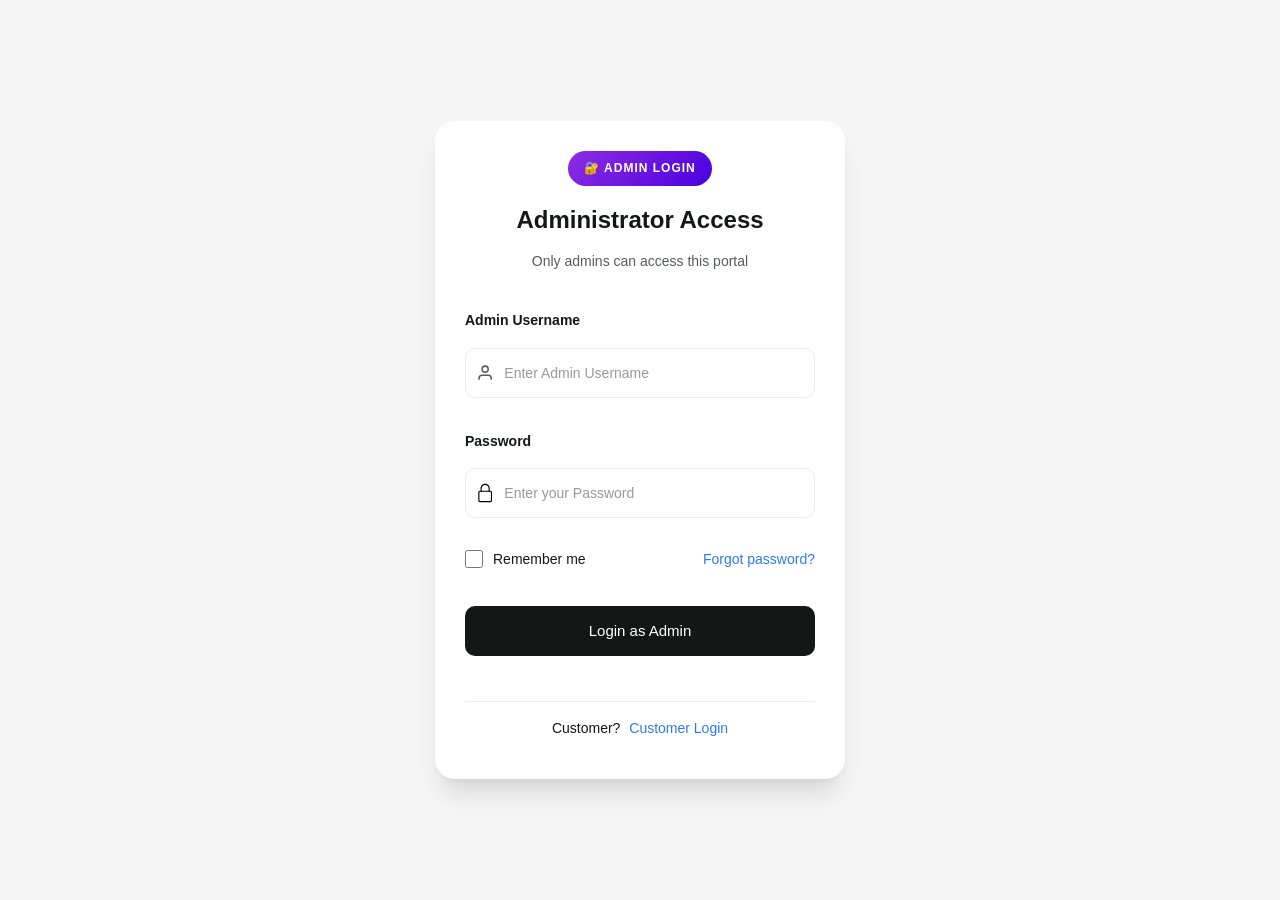
<file: src/main/resources/static/add-product.html>
<!DOCTYPE html>
<html>
<head>
    <meta charset="UTF-8">
    <meta name="viewport" content="width=device-width, initial-scale=1.0">
    <title>Add Product</title>
    <link href="https://cdn.jsdelivr.net/npm/bootstrap@5.3.0/dist/css/bootstrap.min.css" rel="stylesheet">
    <link rel="stylesheet" href="theme.css">
</head>
<body>

<nav class="navbar navbar-light">
    <div class="container d-flex justify-content-between align-items-center py-3">
        <div class="brand-text">Add Product</div>
        <button onclick="goBack()" class="btn btn-secondary btn-sm">Back</button>
    </div>
</nav>

<div class="page-container">
    <div class="form card">
        <h2>Add New Product</h2>
        <p class="form-description">Enter the details below to add a product to the catalog.</p>

        <label class="form-label" for="name">Product Name</label>
        <input id="name" class="form-control" placeholder="Enter product name">

        <label class="form-label mt-3" for="description">Description</label>
        <textarea id="description" class="form-control" rows="3" placeholder="Enter product description"></textarea>

        <label class="form-label mt-3" for="price">Price (₹)</label>
        <input id="price" type="number" class="form-control" placeholder="Enter price" step="0.01">

        <label class="form-label mt-3" for="stock">Stock Quantity</label>
        <input id="stock" type="number" class="form-control" placeholder="Enter stock quantity">

        <label class="form-label mt-3" for="category">Category</label>
        <select id="category" class="form-control">
            <option value="Electronics">Electronics</option>
            <option value="Fashion">Fashion</option>
            <option value="Home">Home</option>
            <option value="Beauty">Beauty</option>
        </select>

        <button onclick="addProduct()" class="btn btn-custom w-100 mt-4">Add Product</button>
    </div>
</div>

<script>
    const userType = localStorage.getItem("userType");
    if (userType !== "ADMIN") {
        alert("Please login as admin to add products.");
        window.location.href = "admin-login.html";
    }

    function addProduct() {
        const product = {
            name: document.getElementById("name").value.trim(),
            description: document.getElementById("description").value.trim(),
            price: parseFloat(document.getElementById("price").value),
            stockQuantity: parseInt(document.getElementById("stock").value, 10),
            category: document.getElementById("category").value
        };

        if (!product.name || !product.price || isNaN(product.price) || isNaN(product.stockQuantity)) {
            alert("Please complete all required fields with valid information.");
            return;
        }

        fetch("/api/products", {
            method: "POST",
            headers: { "Content-Type": "application/json" },
            body: JSON.stringify([product])
        })
            .then(res => res.json())
            .then(() => {
                alert("Product added successfully!");
                window.location.href = "admin-dashboard.html";
            })
            .catch(err => {
                console.error(err);
                alert("Error adding product. Please try again.");
            });
    }

    function goBack() {
        window.location.href = "admin-dashboard.html";
    }
</script>

</body>
</html>
</file>
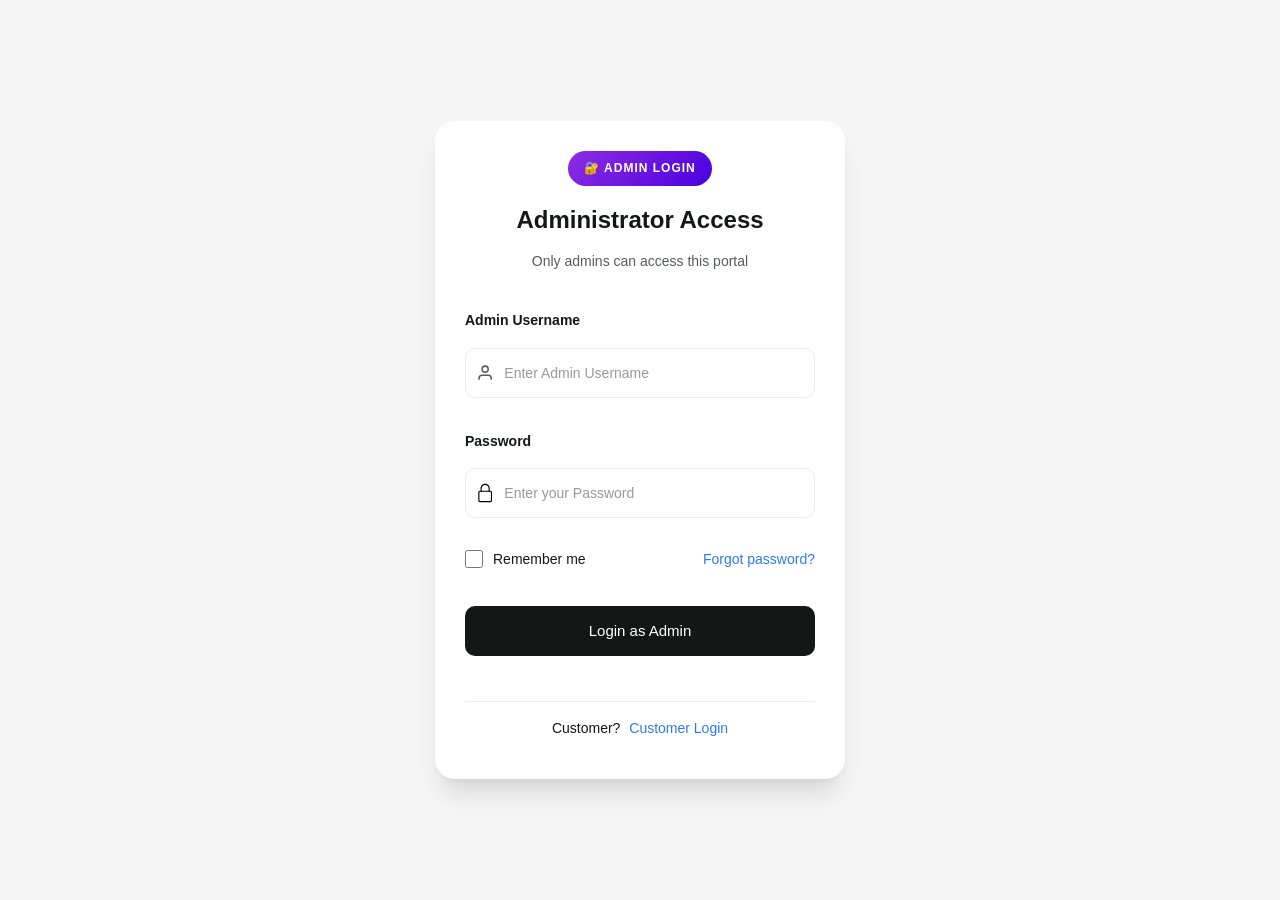
<file: src/main/resources/static/admin-login.html>
<!DOCTYPE html>
<html lang="en">
<head>
    <meta charset="UTF-8">
    <meta name="viewport" content="width=device-width, initial-scale=1.0">
    <title>Admin Login</title>
    <link rel="stylesheet" href="theme.css">
    <style>
        body {
            display: flex;
            justify-content: center;
            align-items: center;
            min-height: 100vh;
            background-color: #f5f5f5;
            margin: 0;
        }

        .form-wrapper {
            width: 100%;
            max-width: 450px;
            padding: 20px;
        }

        .admin-badge {
            display: inline-block;
            background: linear-gradient(135deg, #8e2de2, #4a00e0);
            color: white;
            padding: 8px 16px;
            border-radius: 20px;
            font-size: 12px;
            font-weight: 600;
            letter-spacing: 1px;
            margin-bottom: 15px;
        }
    </style>
</head>
<body>

<div class="form-wrapper">
    <form class="form" id="adminForm">
        <div style="text-align: center;">
            <div class="admin-badge">🔐 ADMIN LOGIN</div>
            <h2 style="margin: 0 0 10px 0; color: #151717;">Administrator Access</h2>
            <p style="color: #595b5f; margin: 0 0 20px 0; font-size: 14px;">Only admins can access this portal</p>
        </div>

        <div class="flex-column">
            <label>Admin Username</label>
        </div>
        <div class="inputForm">
            <svg xmlns="http://www.w3.org/2000/svg" width="20" viewBox="0 0 24 24" height="20" fill="none" stroke="currentColor" stroke-width="2">
                <path d="M20 21v-2a4 4 0 0 0-4-4H8a4 4 0 0 0-4 4v2"></path>
                <circle cx="12" cy="7" r="4"></circle>
            </svg>
            <input placeholder="Enter Admin Username" class="input" type="text" id="username" autocomplete="off">
        </div>

        <div class="flex-column" style="margin-top: 15px;">
            <label>Password</label>
        </div>
        <div class="inputForm">
            <svg xmlns="http://www.w3.org/2000/svg" width="20" viewBox="-64 0 512 512" height="20">
                <path d="m336 512h-288c-26.453125 0-48-21.523438-48-48v-224c0-26.476562 21.546875-48 48-48h288c26.453125 0 48 21.523438 48 48v224c0 26.476562-21.546875 48-48 48zm-288-288c-8.8125 0-16 7.167969-16 16v224c0 8.832031 7.1875 16 16 16h288c8.8125 0 16-7.167969 16-16v-224c0-8.832031-7.1875-16-16-16zm0 0"></path>
                <path d="m304 224c-8.832031 0-16-7.167969-16-16v-80c0-52.929688-43.070312-96-96-96s-96 43.070312-96 96v80c0 8.832031-7.167969 16-16 16s-16-7.167969-16-16v-80c0-70.59375 57.40625-128 128-128s128 57.40625 128 128v80c0 8.832031-7.167969 16-16 16zm0 0"></path>
            </svg>
            <input placeholder="Enter your Password" class="input" type="password" id="password" autocomplete="off">
        </div>

        <div class="flex-row" style="margin-top: 15px;">
            <div class="checkbox-wrapper">
                <input type="checkbox" id="rememberMe">
                <label for="rememberMe">Remember me</label>
            </div>
            <span class="span" onclick="alert('Password recovery coming soon');">Forgot password?</span>
        </div>

        <button type="button" onclick="adminLogin()" class="button-submit">Login as Admin</button>

        <div id="errorMsg" style="color: #ee0d0d; text-align: center; margin-top: 10px; font-weight: 600; display: none;"></div>

        <p class="p" style="margin-top: 20px; border-top: 1px solid #ecedec; padding-top: 15px;">
            Customer? <span class="span" onclick="window.location.href='login.html';">Customer Login</span>
        </p>
    </form>
</div>

<script>
    function adminLogin() {
        let username = document.getElementById("username").value.trim();
        let password = document.getElementById("password").value.trim();
        let errorMsg = document.getElementById("errorMsg");

        if (!username || !password) {
            errorMsg.textContent = "Please enter username and password";
            errorMsg.style.display = "block";
            return;
        }

        errorMsg.style.display = "none";
        document.querySelector(".button-submit").disabled = true;
        document.querySelector(".button-submit").textContent = "Verifying...";

        fetch(`/api/users/login?username=${encodeURIComponent(username)}&password=${encodeURIComponent(password)}`, {
            method: "POST"
        })
        .then(res => res.json())
        .then(response => {
            const user = response.data || response;
            if (user && user.userId) {
                // Validate role is ADMIN
                if (user.role !== "ADMIN") {
                    errorMsg.textContent = "⛔ Access Denied! Only ADMINS can login here";
                    errorMsg.style.display = "block";
                    document.querySelector(".button-submit").disabled = false;
                    document.querySelector(".button-submit").textContent = "Login as Admin";
                    return;
                }

                // Store admin data
                localStorage.setItem("userId", user.userId);
                localStorage.setItem("username", user.username);
                localStorage.setItem("role", user.role);
                localStorage.setItem("email", user.email);
                localStorage.setItem("userType", "ADMIN");

                // Redirect to admin dashboard
                window.location.href = "admin-dashboard.html";
            } else {
                errorMsg.textContent = response.message || "Invalid username or password";
                errorMsg.style.display = "block";
                document.querySelector(".button-submit").disabled = false;
                document.querySelector(".button-submit").textContent = "Login as Admin";
            }
        })
        .catch(error => {
            console.error("Admin login error:", error);
            errorMsg.textContent = "Login failed. Please try again.";
            errorMsg.style.display = "block";
            document.querySelector(".button-submit").disabled = false;
            document.querySelector(".button-submit").textContent = "Login as Admin";
        });
    }

    // Allow Enter key to submit
    document.getElementById("password").addEventListener("keypress", function(e) {
        if (e.key === "Enter") {
            adminLogin();
        }
    });
</script>

</body>
</html>
</file>
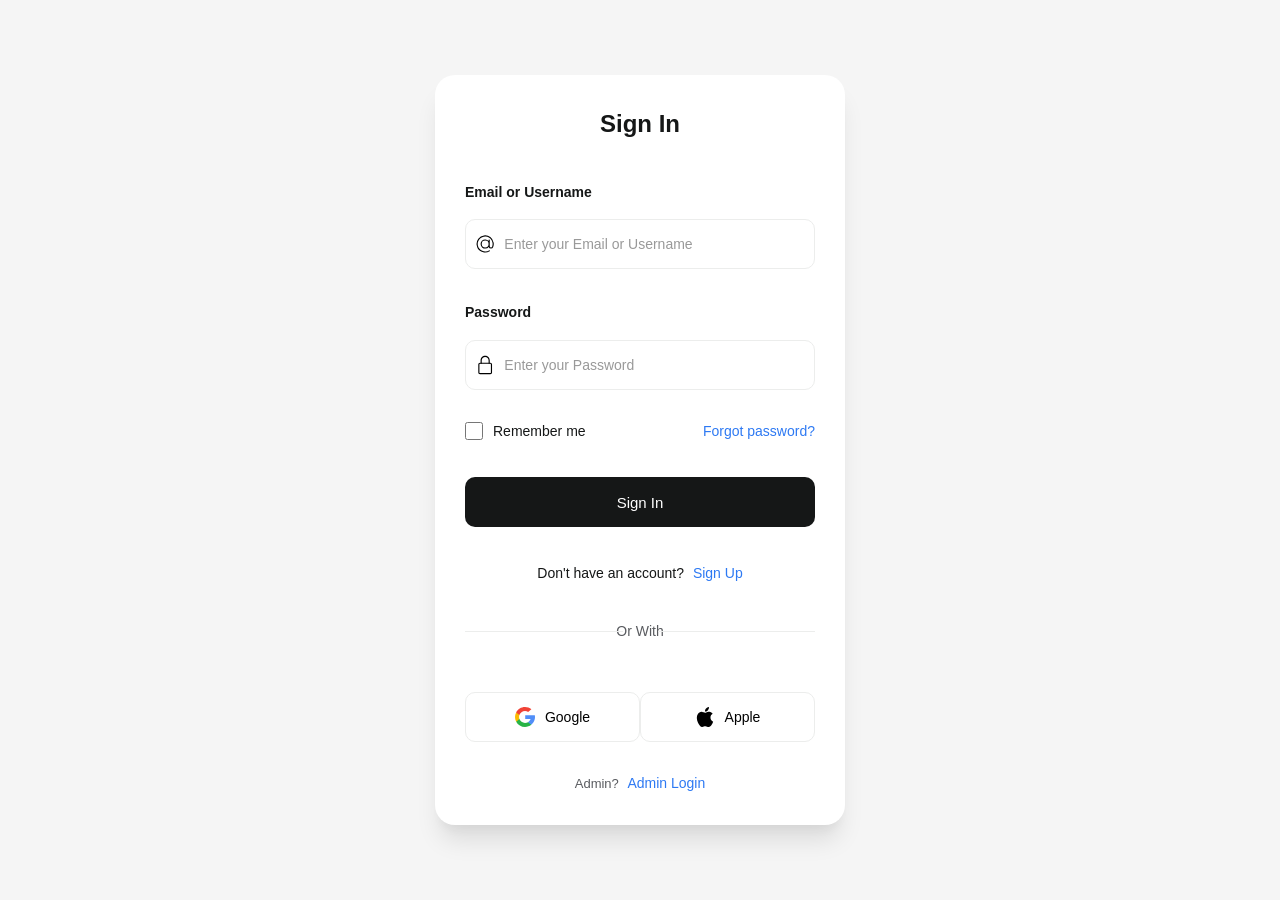
<file: src/main/resources/static/cart.html>
<!DOCTYPE html>
<html>
<head>
    <title>Shopping Cart</title>
    <meta charset="UTF-8">
    <meta name="viewport" content="width=device-width, initial-scale=1.0">
    <link href="https://cdn.jsdelivr.net/npm/bootstrap@5.3.0/dist/css/bootstrap.min.css" rel="stylesheet">
    <link rel="stylesheet" href="theme.css">
</head>
<body>

<nav class="navbar navbar-dark">
    <div class="container d-flex justify-content-between align-items-center py-3">
        <div class="brand-text">Your Cart</div>
        <button onclick="goHome()" class="btn btn-secondary btn-sm">Home</button>
    </div>
</nav>

<div class="page-container">
    <div class="form card">
        <h2>Items in Cart</h2>
        <p class="form-description">Review the items you selected and move to checkout when ready.</p>

        <div id="cartList"></div>

        <div class="info-card">
            <div class="summary-line"><span>Total Items</span><strong><span id="totalItems">0</span></strong></div>
            <div class="summary-line"><span>Total Amount</span><strong>₹<span id="totalAmount">0</span></strong></div>
        </div>

        <button onclick="goPayment()" class="btn btn-custom checkout-button">Checkout Now</button>
    </div>
</div>

<script>
    const userId = localStorage.getItem("userId");

    function loadCart() {
        if (!userId) {
            alert("Please login to view your cart.");
            window.location.href = "login.html";
            return;
        }

        fetch(`/api/cart/${userId}`)
            .then(res => res.json())
            .then(data => {
                const container = document.getElementById("cartList");
                container.innerHTML = "";

                let totalItems = 0;
                let totalAmount = 0;

                if (data.length === 0) {
                    container.innerHTML = '<div class="no-data"><h5>No items in cart yet.</h5><p>Browse products and add them to your cart.</p></div>';
                }

                data.forEach(c => {
                    const itemTotal = c.price * c.quantity;
                    totalItems += c.quantity;
                    totalAmount += itemTotal;

                    const div = document.createElement("div");
                    div.className = "card product-card mb-3";
                    div.innerHTML = `
                        <div class="d-flex justify-content-between align-items-center">
                            <div>
                                <h5>${c.productName}</h5>
                                <p class="text-muted mb-1">Price: ₹${c.price} × ${c.quantity}</p>
                                <p class="text-muted mb-0">Total: ₹${itemTotal.toFixed(2)}</p>
                            </div>
                            <button onclick="removeItem(${c.cartId})" class="btn btn-delete">Remove</button>
                        </div>
                    `;
                    container.appendChild(div);
                });

                document.getElementById("totalItems").innerText = totalItems;
                document.getElementById("totalAmount").innerText = totalAmount.toFixed(2);
            })
            .catch(err => {
                console.error("Error loading cart:", err);
                alert("Unable to load cart items.");
            });
    }

    function removeItem(cartId) {
        fetch(`/api/cart/${cartId}`, {
            method: "DELETE"
        })
            .then(() => loadCart())
            .catch(err => {
                console.error("Cart remove error:", err);
                alert("Failed to remove item.");
            });
    }

    function goPayment() {
        const totalAmount = parseFloat(document.getElementById("totalAmount").innerText || 0);
        if (totalAmount <= 0) {
            alert("Your cart is empty. Add products before checkout.");
            return;
        }
        window.location.href = "payment.html";
    }

    function goHome() {
        window.location.href = "index.html";
    }

    loadCart();
</script>

</body>
</html>
</file>
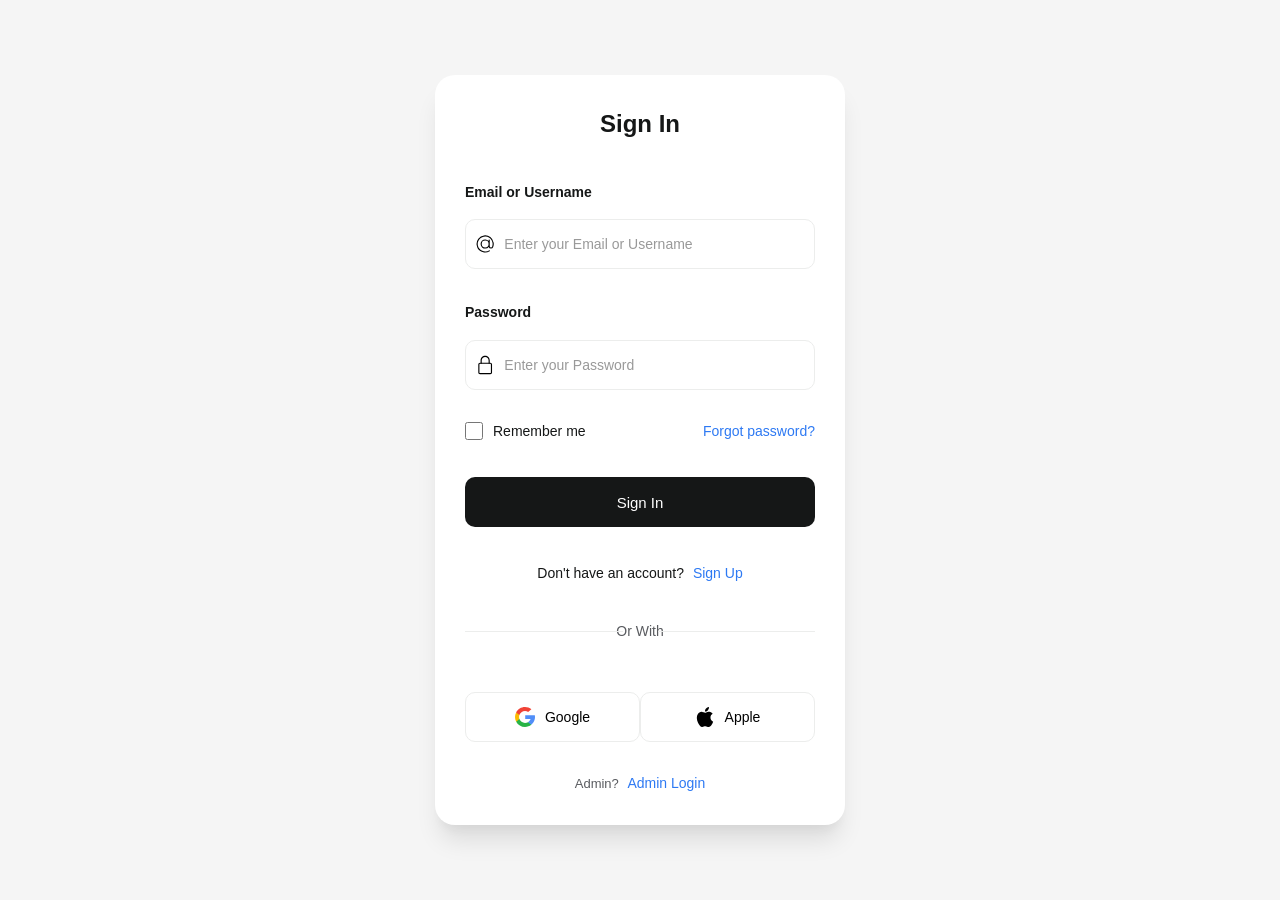
<file: src/main/resources/static/login.html>
<!DOCTYPE html>
<html lang="en">
<head>
    <meta charset="UTF-8">
    <meta name="viewport" content="width=device-width, initial-scale=1.0">
    <title>Login</title>
    <link rel="stylesheet" href="theme.css">
    <style>
        body {
            display: flex;
            justify-content: center;
            align-items: center;
            min-height: 100vh;
            background-color: #f5f5f5;
            margin: 0;
        }

        .form-wrapper {
            width: min(450px, 100%);
            max-width: 450px;
            padding: 20px;
            margin: 0 auto;
            box-sizing: border-box;
        }
    </style>
</head>
<body>

<div class="form-wrapper">
    <form class="form" id="loginForm">
        <h2 style="text-align: center; margin-bottom: 20px; color: #151717;">Sign In</h2>

        <div class="flex-column">
            <label>Email or Username</label>
        </div>
        <div class="inputForm">
            <svg xmlns="http://www.w3.org/2000/svg" width="20" viewBox="0 0 32 32" height="20">
                <g data-name="Layer 3" id="Layer_3">
                    <path d="m30.853 13.87a15 15 0 0 0 -29.729 4.082 15.1 15.1 0 0 0 12.876 12.918 15.6 15.6 0 0 0 2.016.13 14.85 14.85 0 0 0 7.715-2.145 1 1 0 1 0 -1.031-1.711 13.007 13.007 0 1 1 5.458-6.529 2.149 2.149 0 0 1 -4.158-.759v-10.856a1 1 0 0 0 -2 0v1.726a8 8 0 1 0 .2 10.325 4.135 4.135 0 0 0 7.83.274 15.2 15.2 0 0 0 .823-7.455zm-14.853 8.13a6 6 0 1 1 6-6 6.006 6.006 0 0 1 -6 6z"></path>
                </g>
            </svg>
            <input placeholder="Enter your Email or Username" class="input" type="text" id="username">
        </div>

        <div class="flex-column" style="margin-top: 15px;">
            <label>Password</label>
        </div>
        <div class="inputForm">
            <svg xmlns="http://www.w3.org/2000/svg" width="20" viewBox="-64 0 512 512" height="20">
                <path d="m336 512h-288c-26.453125 0-48-21.523438-48-48v-224c0-26.476562 21.546875-48 48-48h288c26.453125 0 48 21.523438 48 48v224c0 26.476562-21.546875 48-48 48zm-288-288c-8.8125 0-16 7.167969-16 16v224c0 8.832031 7.1875 16 16 16h288c8.8125 0 16-7.167969 16-16v-224c0-8.832031-7.1875-16-16-16zm0 0"></path>
                <path d="m304 224c-8.832031 0-16-7.167969-16-16v-80c0-52.929688-43.070312-96-96-96s-96 43.070312-96 96v80c0 8.832031-7.167969 16-16 16s-16-7.167969-16-16v-80c0-70.59375 57.40625-128 128-128s128 57.40625 128 128v80c0 8.832031-7.167969 16-16 16zm0 0"></path>
            </svg>
            <input placeholder="Enter your Password" class="input" type="password" id="password">
        </div>

        <div class="flex-row" style="margin-top: 15px;">
            <div class="checkbox-wrapper">
                <input type="checkbox" id="rememberMe">
                <label for="rememberMe">Remember me</label>
            </div>
            <span class="span" onclick="alert('Password recovery coming soon');">Forgot password?</span>
        </div>

        <button type="button" onclick="login()" class="button-submit">Sign In</button>

        <div id="errorMsg" style="color: #ee0d0d; text-align: center; margin-top: 10px; font-weight: 600; display: none;"></div>

        <p class="p">Don't have an account? <span class="span" onclick="window.location.href='register.html';">Sign Up</span></p>

        <p class="p line">Or With</p>

        <div class="flex-row" style="gap: 0; margin-top: 10px;">
            <button type="button" class="btn google" onclick="alert('Google login coming soon');">
                <svg xml:space="preserve" style="enable-background:new 0 0 512 512;" viewBox="0 0 512 512" y="0px" x="0px" xmlns:xlink="http://www.w3.org/1999/xlink" xmlns="http://www.w3.org/2000/svg" id="Layer_1" width="20" version="1.1">
                    <path d="M113.47,309.408L95.648,375.94l-65.139,1.378C11.042,341.211,0,299.9,0,256 c0-42.451,10.324-82.483,28.624-117.732h0.014l57.992,10.632l25.404,57.644c-5.317,15.501-8.215,32.141-8.215,49.456 C103.821,274.792,107.225,292.797,113.47,309.408z" style="fill:#FBBB00;"></path>
                    <path d="M507.527,208.176C510.467,223.662,512,239.655,512,256c0,18.328-1.927,36.206-5.598,53.451 c-12.462,58.683-45.025,109.925-90.134,146.187l-0.014-0.014l-73.044-3.727l-10.338-64.535 c29.932-17.554,53.324-45.025,65.646-77.911h-136.89V208.176h138.887L507.527,208.176L507.527,208.176z" style="fill:#518EF8;"></path>
                    <path d="M416.253,455.624l0.014,0.014C372.396,490.901,316.666,512,256,512 c-97.491,0-182.252-54.491-225.491-134.681l82.961-67.91c21.619,57.698,77.278,98.771,142.53,98.771 c28.047,0,54.323-7.582,76.87-20.818L416.253,455.624z" style="fill:#28B446;"></path>
                    <path d="M419.404,58.936l-82.933,67.896c-23.335-14.586-50.919-23.012-80.471-23.012 c-66.729,0-123.429,42.957-143.965,102.724l-83.397-68.276h-0.014C71.23,56.123,157.06,0,256,0 C318.115,0,375.068,22.126,419.404,58.936z" style="fill:#F14336;"></path>
                </svg>
                Google
            </button>
            <button type="button" class="btn apple" onclick="alert('Apple login coming soon');">
                <svg xml:space="preserve" style="enable-background:new 0 0 22.773 22.773;" viewBox="0 0 22.773 22.773" y="0px" x="0px" xmlns:xlink="http://www.w3.org/1999/xlink" xmlns="http://www.w3.org/2000/svg" id="Capa_1" width="20" height="20" version="1.1">
                    <g>
                        <g>
                            <path d="M15.769,0c0.053,0,0.106,0,0.162,0c0.13,1.606-0.483,2.806-1.228,3.675c-0.731,0.863-1.732,1.7-3.351,1.573 c-0.108-1.583,0.506-2.694,1.25-3.561C13.292,0.879,14.557,0.16,15.769,0z"></path>
                            <path d="M20.67,16.716c0,0.016,0,0.03,0,0.045c-0.455,1.378-1.104,2.559-1.896,3.655c-0.723,0.995-1.609,2.334-3.191,2.334 c-1.367,0-2.275-0.879-3.676-0.903c-1.482-0.024-2.297,0.735-3.652,0.926c-0.155,0-0.31,0-0.462,0 c-0.995-0.144-1.798-0.932-2.383-1.642c-1.725-2.098-3.058-4.808-3.306-8.276c0-0.34,0-0.679,0-1.019 c0.105-2.482,1.311-4.5,2.914-5.478c0.846-0.52,2.009-0.963,3.304-0.765c0.555,0.086,1.122,0.276,1.619,0.464 c0.471,0.181,1.06,0.502,1.618,0.485c0.378-0.011,0.754-0.208,1.135-0.347c1.116-0.403,2.21-0.865,3.652-0.648 c1.733,0.262,2.963,1.032,3.723,2.22c-1.466,0.933-2.625,2.339-2.427,4.74C17.818,14.688,19.086,15.964,20.67,16.716z"></path>
                        </g>
                    </g>
                </svg>
                Apple
            </button>
        </div>
        <p style="text-align: center; margin-top: 15px; font-size: 13px; color: #595b5f;">
            Admin? <span class="span" onclick="window.location.href='admin-login.html';">Admin Login</span>
        </p>
    </form>
</div>

<script>
    function login() {
        let username = document.getElementById("username").value.trim();
        let password = document.getElementById("password").value.trim();
        let errorMsg = document.getElementById("errorMsg");

        if (!username || !password) {
            errorMsg.textContent = "Please enter username/email and password";
            errorMsg.style.display = "block";
            return;
        }

        // Show loading state
        errorMsg.style.display = "none";
        document.querySelector(".button-submit").disabled = true;
        document.querySelector(".button-submit").textContent = "Signing In...";

        fetch(`/api/users/login?username=${encodeURIComponent(username)}&password=${encodeURIComponent(password)}`, {
            method: "POST"
        })
        .then(res => res.json())
        .then(response => {
            const user = response.data || response;
            if (user && user.userId) {
                localStorage.setItem("userId", user.userId);
                localStorage.setItem("username", user.username);
                localStorage.setItem("role", user.role);
                localStorage.setItem("email", user.email);
                window.location.href = "index.html";
            } else {
                errorMsg.textContent = response.message || "Invalid username/email or password";
                errorMsg.style.display = "block";
                document.querySelector(".button-submit").disabled = false;
                document.querySelector(".button-submit").textContent = "Sign In";
            }
        })
        .catch(error => {
            console.error("Login error:", error);
            errorMsg.textContent = "Login failed. Please try again.";
            errorMsg.style.display = "block";
            document.querySelector(".button-submit").disabled = false;
            document.querySelector(".button-submit").textContent = "Sign In";
        });
    }

    // Allow Enter key to submit
    document.getElementById("password").addEventListener("keypress", function(e) {
        if (e.key === "Enter") {
            login();
        }
    });
</script>

</body>
</html>
</file>
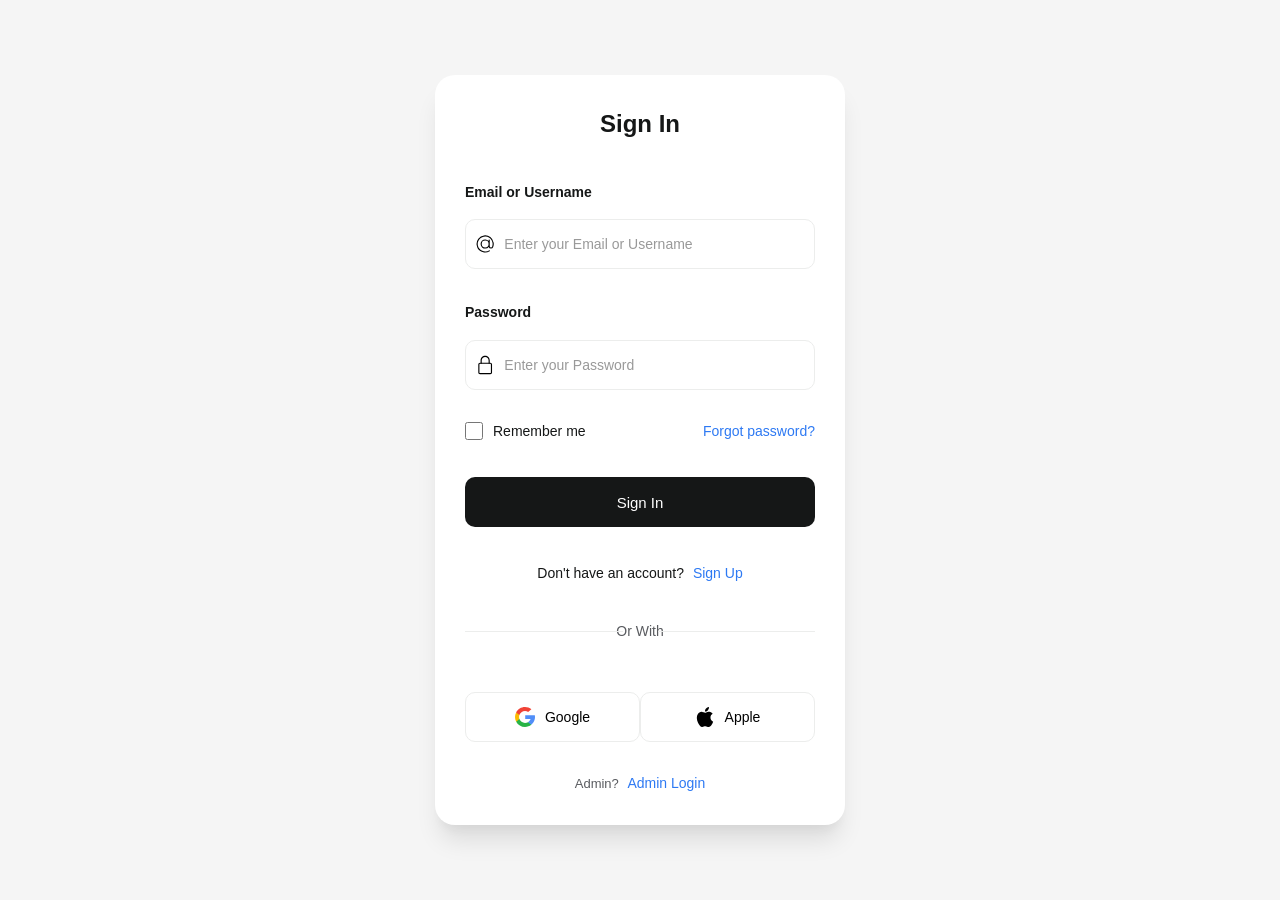
<file: src/main/resources/static/orders.html>
<!DOCTYPE html>
<html>
<head>
    <title>Order History</title>
    <meta charset="UTF-8">
    <meta name="viewport" content="width=device-width, initial-scale=1.0">
    <link href="https://cdn.jsdelivr.net/npm/bootstrap@5.3.0/dist/css/bootstrap.min.css" rel="stylesheet">
    <link rel="stylesheet" href="theme.css">
</head>
<body>

<nav class="navbar navbar-dark">
    <div class="container d-flex justify-content-between align-items-center py-3">
        <div class="brand-text">Order History</div>
        <button onclick="goHome()" class="btn btn-secondary btn-sm">Home</button>
    </div>
</nav>

<div class="page-container">
    <div class="form card">
        <h2>My Orders</h2>
        <p class="form-description">Track your completed purchases and download invoices from past orders.</p>

        <div id="orderList"></div>
    </div>
</div>

<script>
    const userId = localStorage.getItem("userId");

    if (!userId) {
        alert("Please login first.");
        window.location.href = "login.html";
    }

    function loadOrders() {
        fetch(`/api/orders/${userId}`)
            .then(response => response.json())
            .then(data => {
                const container = document.getElementById("orderList");
                container.innerHTML = "";

                if (!data || data.length === 0) {
                    container.innerHTML = '<div class="no-data"><h5>No orders found yet.</h5><p>Complete a purchase to see your orders here.</p></div>';
                    return;
                }

                data.forEach(order => {
                    const orderCard = document.createElement("div");
                    orderCard.className = "card mb-3";
                    orderCard.innerHTML = `
                        <div class="card-body">
                            <div class="d-flex justify-content-between align-items-start mb-3">
                                <div>
                                    <h5>Order #${order.orderId}</h5>
                                    <p class="text-muted mb-1">Ordered on: ${order.orderDate}</p>
                                </div>
                                <span class="badge bg-success">${order.status}</span>
                            </div>
                            <p class="mb-1"><strong>Total Amount:</strong> ₹${order.totalAmount}</p>
                            <p class="mb-1"><strong>Shipping:</strong> ${order.shippingAddress || 'Not provided'}</p>
                            <p><strong>Note:</strong> ${order.deliveryNote || 'None'}</p>
                            <div class="d-flex flex-wrap gap-2 mt-3">
                                <button onclick="downloadInvoice(${order.orderId})" class="btn btn-custom btn-sm">Invoice PDF</button>
                                <button onclick="downloadInvoiceTxt(${order.orderId})" class="btn btn-secondary btn-sm">Invoice TXT</button>
                            </div>
                        </div>
                    `;
                    container.appendChild(orderCard);
                });
            })
            .catch(err => {
                console.error("Error fetching orders:", err);
                alert("Failed to load orders.");
            });
    }

    function goHome() {
        window.location.href = "index.html";
    }

    function downloadInvoice(orderId) {
        window.location.href = `/api/invoices/${orderId}`;
    }

    function downloadInvoiceTxt(orderId) {
        window.location.href = `/api/invoices/${orderId}/txt`;
    }

    loadOrders();
</script>

</body>
</html>
``
</file>
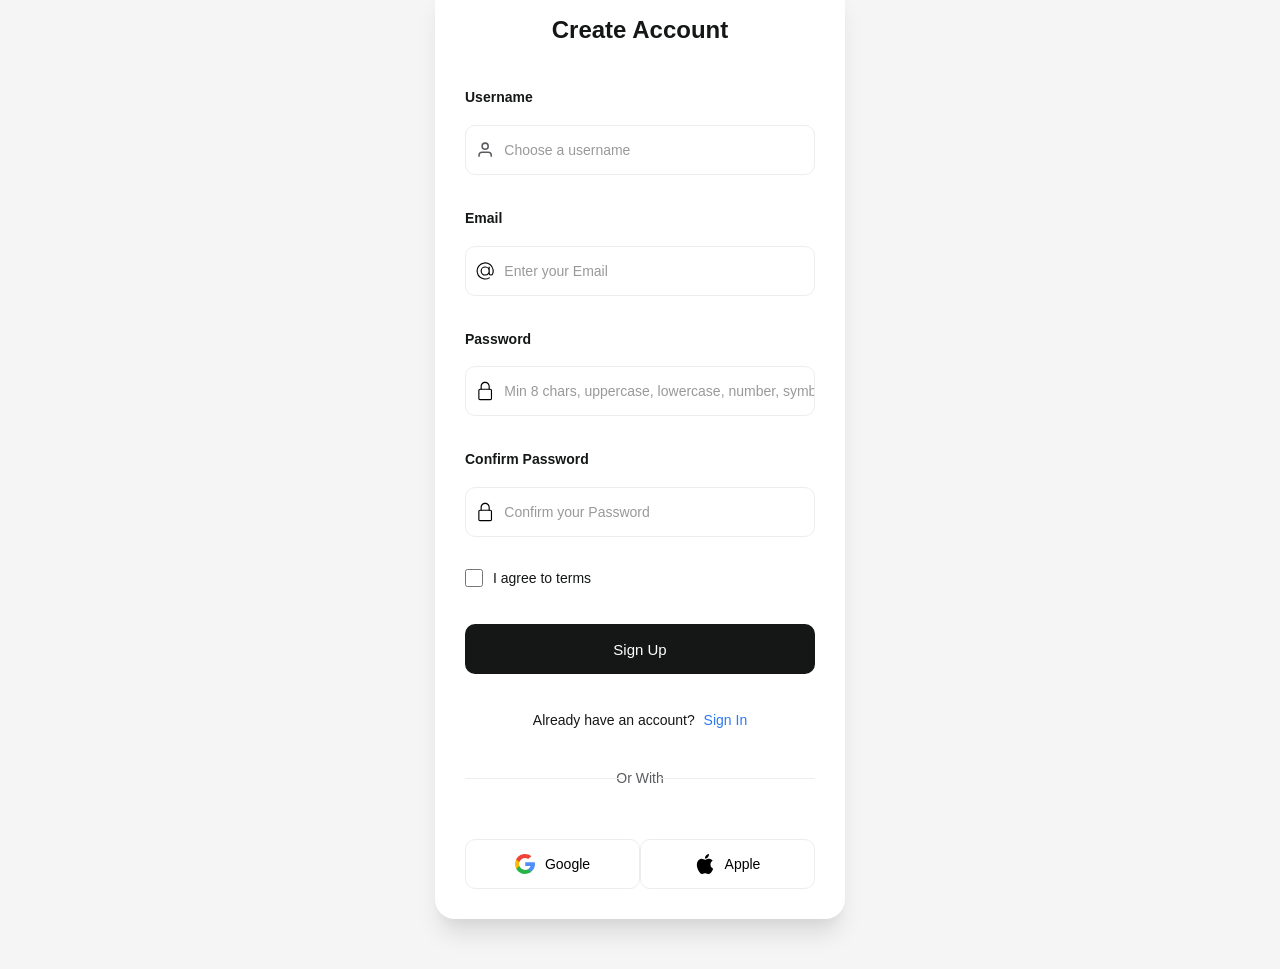
<file: src/main/resources/static/register.html>
<!DOCTYPE html>
<html lang="en">
<head>
    <meta charset="UTF-8">
    <meta name="viewport" content="width=device-width, initial-scale=1.0">
    <title>Register</title>
    <link rel="stylesheet" href="theme.css">
    <style>
        body {
            display: flex;
            justify-content: center;
            align-items: center;
            min-height: 100vh;
            background-color: #f5f5f5;
            margin: 0;
        }

        .form-wrapper {
            width: 100%;
            max-width: 450px;
            padding: 20px;
        }
    </style>
</head>
<body>

<div class="form-wrapper">
    <form class="form" id="registerForm" onsubmit="return false;">
        <h2 style="text-align: center; margin-bottom: 20px; color: #151717;">Create Account</h2>

        <div class="flex-column">
            <label>Username</label>
        </div>
        <div class="inputForm">
            <svg xmlns="http://www.w3.org/2000/svg" width="20" viewBox="0 0 24 24" height="20" fill="none" stroke="currentColor" stroke-width="2">
                <path d="M20 21v-2a4 4 0 0 0-4-4H8a4 4 0 0 0-4 4v2"></path>
                <circle cx="12" cy="7" r="4"></circle>
            </svg>
            <input placeholder="Choose a username" class="input" type="text" id="username">
        </div>

        <div class="flex-column" style="margin-top: 15px;">
            <label>Email</label>
        </div>
        <div class="inputForm">
            <svg xmlns="http://www.w3.org/2000/svg" width="20" viewBox="0 0 32 32" height="20">
                <g data-name="Layer 3" id="Layer_3">
                    <path d="m30.853 13.87a15 15 0 0 0 -29.729 4.082 15.1 15.1 0 0 0 12.876 12.918 15.6 15.6 0 0 0 2.016.13 14.85 14.85 0 0 0 7.715-2.145 1 1 0 1 0 -1.031-1.711 13.007 13.007 0 1 1 5.458-6.529 2.149 2.149 0 0 1 -4.158-.759v-10.856a1 1 0 0 0 -2 0v1.726a8 8 0 1 0 .2 10.325 4.135 4.135 0 0 0 7.83.274 15.2 15.2 0 0 0 .823-7.455zm-14.853 8.13a6 6 0 1 1 6-6 6.006 6.006 0 0 1 -6 6z"></path>
                </g>
            </svg>
            <input placeholder="Enter your Email" class="input" type="email" id="email">
        </div>

        <div class="flex-column" style="margin-top: 15px;">
            <label>Password</label>
        </div>
        <div class="inputForm">
            <svg xmlns="http://www.w3.org/2000/svg" width="20" viewBox="-64 0 512 512" height="20">
                <path d="m336 512h-288c-26.453125 0-48-21.523438-48-48v-224c0-26.476562 21.546875-48 48-48h288c26.453125 0 48 21.523438 48 48v224c0 26.476562-21.546875 48-48 48zm-288-288c-8.8125 0-16 7.167969-16 16v224c0 8.832031 7.1875 16 16 16h288c8.8125 0 16-7.167969 16-16v-224c0-8.832031-7.1875-16-16-16zm0 0"></path>
                <path d="m304 224c-8.832031 0-16-7.167969-16-16v-80c0-52.929688-43.070312-96-96-96s-96 43.070312-96 96v80c0 8.832031-7.167969 16-16 16s-16-7.167969-16-16v-80c0-70.59375 57.40625-128 128-128s128 57.40625 128 128v80c0 8.832031-7.167969 16-16 16zm0 0"></path>
            </svg>
            <input placeholder="Min 8 chars, uppercase, lowercase, number, symbol" class="input" type="password" id="password">
        </div>

        <div class="flex-column" style="margin-top: 15px;">
            <label>Confirm Password</label>
        </div>
        <div class="inputForm">
            <svg xmlns="http://www.w3.org/2000/svg" width="20" viewBox="-64 0 512 512" height="20">
                <path d="m336 512h-288c-26.453125 0-48-21.523438-48-48v-224c0-26.476562 21.546875-48 48-48h288c26.453125 0 48 21.523438 48 48v224c0 26.476562-21.546875 48-48 48zm-288-288c-8.8125 0-16 7.167969-16 16v224c0 8.832031 7.1875 16 16 16h288c8.8125 0 16-7.167969 16-16v-224c0-8.832031-7.1875-16-16-16zm0 0"></path>
                <path d="m304 224c-8.832031 0-16-7.167969-16-16v-80c0-52.929688-43.070312-96-96-96s-96 43.070312-96 96v80c0 8.832031-7.167969 16-16 16s-16-7.167969-16-16v-80c0-70.59375 57.40625-128 128-128s128 57.40625 128 128v80c0 8.832031-7.167969 16-16 16zm0 0"></path>
            </svg>
            <input placeholder="Confirm your Password" class="input" type="password" id="confirmPassword">
        </div>

        <div class="flex-row" style="margin-top: 15px;">
            <div class="checkbox-wrapper">
                <input type="checkbox" id="agreeTerms">
                <label for="agreeTerms">I agree to terms</label>
            </div>
        </div>

        <button type="button" onclick="register()" class="button-submit">Sign Up</button>

        <div id="errorMsg" style="color: #ee0d0d; text-align: center; margin-top: 10px; font-weight: 600; display: none;"></div>

        <p class="p">Already have an account? <span class="span" onclick="window.location.href='login.html';">Sign In</span></p>

        <p class="p line">Or With</p>

        <div class="flex-row" style="gap: 0; margin-top: 10px;">
            <button type="button" class="btn google" onclick="alert('Google sign up coming soon');">
                <svg xml:space="preserve" style="enable-background:new 0 0 512 512;" viewBox="0 0 512 512" y="0px" x="0px" xmlns:xlink="http://www.w3.org/1999/xlink" xmlns="http://www.w3.org/2000/svg" id="Layer_1" width="20" version="1.1">
                    <path d="M113.47,309.408L95.648,375.94l-65.139,1.378C11.042,341.211,0,299.9,0,256 c0-42.451,10.324-82.483,28.624-117.732h0.014l57.992,10.632l25.404,57.644c-5.317,15.501-8.215,32.141-8.215,49.456 C103.821,274.792,107.225,292.797,113.47,309.408z" style="fill:#FBBB00;"></path>
                    <path d="M507.527,208.176C510.467,223.662,512,239.655,512,256c0,18.328-1.927,36.206-5.598,53.451 c-12.462,58.683-45.025,109.925-90.134,146.187l-0.014-0.014l-73.044-3.727l-10.338-64.535 c29.932-17.554,53.324-45.025,65.646-77.911h-136.89V208.176h138.887L507.527,208.176L507.527,208.176z" style="fill:#518EF8;"></path>
                    <path d="M416.253,455.624l0.014,0.014C372.396,490.901,316.666,512,256,512 c-97.491,0-182.252-54.491-225.491-134.681l82.961-67.91c21.619,57.698,77.278,98.771,142.53,98.771 c28.047,0,54.323-7.582,76.87-20.818L416.253,455.624z" style="fill:#28B446;"></path>
                    <path d="M419.404,58.936l-82.933,67.896c-23.335-14.586-50.919-23.012-80.471-23.012 c-66.729,0-123.429,42.957-143.965,102.724l-83.397-68.276h-0.014C71.23,56.123,157.06,0,256,0 C318.115,0,375.068,22.126,419.404,58.936z" style="fill:#F14336;"></path>
                </svg>
                Google
            </button>
            <button type="button" class="btn apple" onclick="alert('Apple sign up coming soon');">
                <svg xml:space="preserve" style="enable-background:new 0 0 22.773 22.773;" viewBox="0 0 22.773 22.773" y="0px" x="0px" xmlns:xlink="http://www.w3.org/1999/xlink" xmlns="http://www.w3.org/2000/svg" id="Capa_1" width="20" height="20" version="1.1">
                    <g>
                        <g>
                            <path d="M15.769,0c0.053,0,0.106,0,0.162,0c0.13,1.606-0.483,2.806-1.228,3.675c-0.731,0.863-1.732,1.7-3.351,1.573 c-0.108-1.583,0.506-2.694,1.25-3.561C13.292,0.879,14.557,0.16,15.769,0z"></path>
                            <path d="M20.67,16.716c0,0.016,0,0.03,0,0.045c-0.455,1.378-1.104,2.559-1.896,3.655c-0.723,0.995-1.609,2.334-3.191,2.334 c-1.367,0-2.275-0.879-3.676-0.903c-1.482-0.024-2.297,0.735-3.652,0.926c-0.155,0-0.31,0-0.462,0 c-0.995-0.144-1.798-0.932-2.383-1.642c-1.725-2.098-3.058-4.808-3.306-8.276c0-0.34,0-0.679,0-1.019 c0.105-2.482,1.311-4.5,2.914-5.478c0.846-0.52,2.009-0.963,3.304-0.765c0.555,0.086,1.122,0.276,1.619,0.464 c0.471,0.181,1.06,0.502,1.618,0.485c0.378-0.011,0.754-0.208,1.135-0.347c1.116-0.403,2.21-0.865,3.652-0.648 c1.733,0.262,2.963,1.032,3.723,2.22c-1.466,0.933-2.625,2.339-2.427,4.74C17.818,14.688,19.086,15.964,20.67,16.716z"></path>
                        </g>
                    </g>
                </svg>
                Apple
            </button>
        </div>
    </form>
</div>

<script>
    function register() {
        let username = document.getElementById("username").value.trim();
        let email = document.getElementById("email").value.trim();
        let password = document.getElementById("password").value;
        let confirmPassword = document.getElementById("confirmPassword").value;
        let errorMsg = document.getElementById("errorMsg");

        // Validation
        if (!username || !email || !password || !confirmPassword) {
            errorMsg.textContent = "Please fill all fields";
            errorMsg.style.display = "block";
            return;
        }

        if (password !== confirmPassword) {
            errorMsg.textContent = "Passwords don't match";
            errorMsg.style.display = "block";
            return;
        }

        // Password strength validation (min 8 chars, uppercase, lowercase, number, symbol)
        let passwordRegex = /^(?=.*[a-z])(?=.*[A-Z])(?=.*\d)(?=.*[@$!%*?&])[A-Za-z\d@$!%*?&]{8,}$/;
        if (!passwordRegex.test(password)) {
            errorMsg.textContent = "Password must be 8+ chars with uppercase, lowercase, number, and symbol";
            errorMsg.style.display = "block";
            return;
        }

        // Show loading state
        errorMsg.style.display = "none";
        document.querySelector(".button-submit").disabled = true;
        document.querySelector(".button-submit").textContent = "Creating...";

        fetch("/api/users/register", {
            method: "POST",
            headers: {
                "Content-Type": "application/json"
            },
            body: JSON.stringify({
                username: username,
                email: email,
                password: password,
                role: "CUSTOMER"
            })
        })
        .then(res => res.json())
        .then(data => {
            if (data.userId || data.message === "User registered successfully") {
                // Show success message
                errorMsg.textContent = "✅ Registration successful! Redirecting to login...";
                errorMsg.style.display = "block";
                errorMsg.style.color = "#269b24";
                setTimeout(() => {
                    window.location.href = "login.html";
                }, 2000);
            } else {
                errorMsg.textContent = data.message || "Registration failed";
                errorMsg.style.display = "block";
                document.querySelector(".button-submit").disabled = false;
                document.querySelector(".button-submit").textContent = "Sign Up";
            }
        })
        .catch(err => {
            console.error("Registration error:", err);
            errorMsg.textContent = "Registration failed. Please try again.";
            errorMsg.style.display = "block";
            document.querySelector(".button-submit").disabled = false;
            document.querySelector(".button-submit").textContent = "Sign Up";
        });
    }

    // Allow Enter key to submit
    document.getElementById("confirmPassword").addEventListener("keypress", function(e) {
        if (e.key === "Enter") {
            register();
        }
    });
</script>

</body>
</html>
</file>
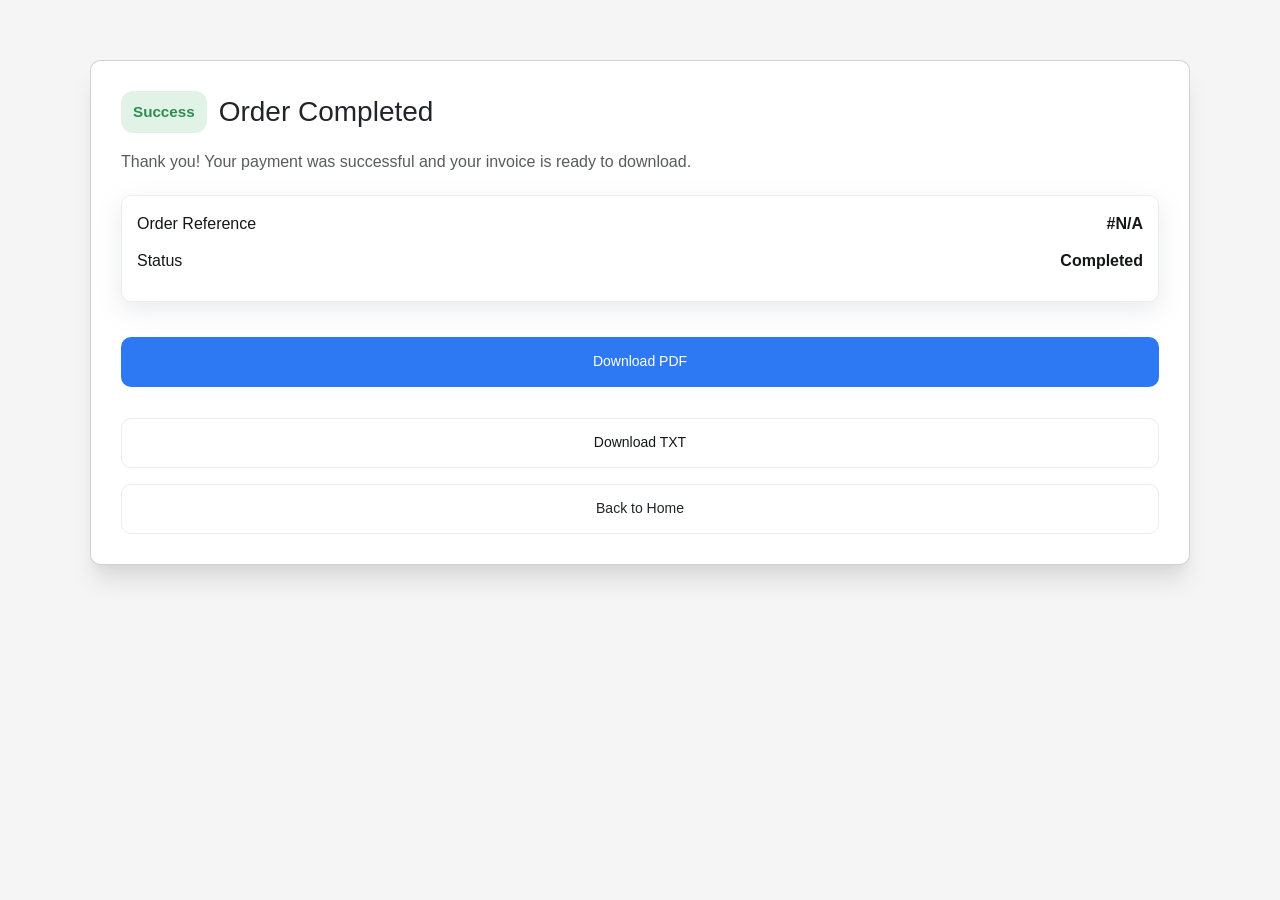
<file: src/main/resources/static/success.html>
<!DOCTYPE html>
<html>
<head>
    <title>Order Success</title>
    <meta charset="UTF-8">
    <meta name="viewport" content="width=device-width, initial-scale=1.0">
    <link href="https://cdn.jsdelivr.net/npm/bootstrap@5.3.0/dist/css/bootstrap.min.css" rel="stylesheet">
    <link rel="stylesheet" href="theme.css">
</head>
<body>

<div class="page-container">
    <div class="form card">
        <div style="margin-bottom: 1rem; display:flex; align-items:center; gap:0.75rem;">
            <div style="background: rgba(58, 168, 86, 0.15); color: #2e8d4f; padding: 0.55rem 0.75rem; border-radius: 0.75rem; font-size: 0.95rem; font-weight: 700;">
                Success
            </div>
            <h2 style="margin:0; font-size: 1.75rem;">Order Completed</h2>
        </div>

        <p class="form-description">Thank you! Your payment was successful and your invoice is ready to download.</p>

        <div class="info-card">
            <div class="summary-line"><span>Order Reference</span><strong id="orderRef">#N/A</strong></div>
            <div class="summary-line"><span>Status</span><strong>Completed</strong></div>
        </div>

        <div style="display: flex; flex-wrap: wrap; gap: 1rem; margin-bottom: 1rem;">
            <button onclick="downloadInvoice()" class="btn btn-custom flex-fill">Download PDF</button>
            <button onclick="downloadInvoiceTxt()" class="btn btn-secondary flex-fill">Download TXT</button>
        </div>

        <button onclick="goHome()" class="btn btn-home w-100">Back to Home</button>
    </div>
</div>

<script>
    function goHome() {
        window.location.href = "index.html";
    }

    function downloadInvoice() {
        const orderId = localStorage.getItem("orderId");
        if (!orderId) {
            alert("No invoice available.");
            return;
        }
        window.location.href = `/api/invoices/${orderId}`;
    }

    function downloadInvoiceTxt() {
        const orderId = localStorage.getItem("orderId");
        if (!orderId) {
            alert("No invoice available.");
            return;
        }
        window.location.href = `/api/invoices/${orderId}/txt`;
    }

    const orderId = localStorage.getItem("orderId");
    if (orderId) {
        document.getElementById("orderRef").innerText = `#${orderId}`;
    }
</script>

</body>
</html>
</file>
<file: src/main/resources/static/theme.css>
/* ===================================
   ECOMMERCE THEME - MODERN DESIGN
   =================================== */

/* ===== 1. CSS VARIABLES & DESIGN SYSTEM ===== */
:root {
  /* Primary Colors */
  --primary-color: #151717;
  --primary-hover: #2d3436;
  --secondary-color: #2d79f3;
  --secondary-hover: #1e5abc;
  --success-color: #04e400;
  --success-dark: #269b24;
  --success-light: #04e40048;
  --danger-color: #ee0d0d;
  --warning-color: #ffa500;
  
  /* Neutral Colors */
  --bg-color: #ffffff;
  --bg-light: #f5f5f5;
  --text-color: #151717;
  --text-muted: #595b5f;
  --border-color: #ecedec;
  --border-hover: #2d79f3;
  
  /* Spacing Scale */
  --spacing-xs: 5px;
  --spacing-sm: 10px;
  --spacing-md: 15px;
  --spacing-lg: 20px;
  --spacing-xl: 30px;
  --spacing-2xl: 40px;
  
  /* Border Radius */
  --radius-sm: 7px;
  --radius-md: 10px;
  --radius-lg: 20px;
  
  /* Shadows */
  --shadow-sm: rgba(149, 157, 165, 0.2) 0px 8px 24px;
  --shadow-md: 0 20px 25px -5px rgba(0, 0, 0, 0.1), 0 10px 10px -5px rgba(0, 0, 0, 0.04);
  
  /* Transitions */
  --transition-fast: 0.2s ease-in-out;
  --transition-normal: 0.3s ease-in-out;
  
  /* Font Family */
  --font-family: -apple-system, BlinkMacSystemFont, 'Segoe UI', Roboto, Oxygen, Ubuntu, Cantarell, 'Open Sans', 'Helvetica Neue', sans-serif;
}

/* ===== 2. RESET & BASE STYLES ===== */
* {
  margin: 0;
  padding: 0;
  box-sizing: border-box;
}

html, body {
  height: 100%;
  width: 100%;
}

body {
  font-family: var(--font-family);
  background-color: var(--bg-light);
  color: var(--text-color);
  line-height: 1.6;
}

a {
  text-decoration: none;
  color: inherit;
}

button {
  font-family: var(--font-family);
}

input, textarea, select {
  font-family: var(--font-family);
}

::placeholder {
  font-family: var(--font-family);
  color: #999;
}

/* ===== 3. FORM STYLES ===== */
.form {
  display: flex;
  flex-direction: column;
  gap: var(--spacing-md);
  background-color: var(--bg-color);
  padding: var(--spacing-xl);
  width: min(450px, 100%);
  max-width: 450px;
  border-radius: var(--radius-lg);
  box-shadow: var(--shadow-md);
  margin: var(--spacing-xl) auto;
}

.flex-column > label {
  color: var(--text-color);
  font-weight: 600;
  font-size: 14px;
  margin-bottom: var(--spacing-xs);
}

.inputForm {
  border: 1.5px solid var(--border-color);
  border-radius: var(--radius-md);
  height: 50px;
  display: flex;
  align-items: center;
  padding-left: var(--spacing-sm);
  transition: border-color var(--transition-fast);
  background-color: var(--bg-color);
}

.inputForm svg {
  width: 20px;
  height: 20px;
  color: var(--text-muted);
}

.input {
  margin-left: var(--spacing-sm);
  border-radius: var(--radius-md);
  border: none;
  width: 100%;
  height: 100%;
  font-size: 14px;
  background-color: transparent;
}

.input:focus {
  outline: none;
}

.inputForm:focus-within {
  border: 1.5px solid var(--border-hover);
}

.textarea {
  border: 1.5px solid var(--border-color);
  border-radius: var(--radius-md);
  padding: var(--spacing-md);
  font-size: 14px;
  transition: border-color var(--transition-fast);
  min-height: 100px;
  font-family: var(--font-family);
}

.textarea:focus {
  outline: none;
  border: 1.5px solid var(--border-hover);
}

.select {
  border: 1.5px solid var(--border-color);
  border-radius: var(--radius-md);
  padding: var(--spacing-md);
  height: 50px;
  font-size: 14px;
  background-color: var(--bg-color);
  cursor: pointer;
  transition: border-color var(--transition-fast);
}

.select:focus {
  outline: none;
  border: 1.5px solid var(--border-hover);
}

.checkbox-wrapper {
  display: flex;
  align-items: center;
  gap: var(--spacing-sm);
}

.checkbox-wrapper input {
  cursor: pointer;
  width: 18px;
  height: 18px;
}

.checkbox-wrapper label {
  font-size: 14px;
  color: var(--text-color);
  font-weight: 400;
  margin: 0;
  cursor: pointer;
}

.flex-row {
  display: flex;
  flex-direction: row;
  align-items: center;
  gap: var(--spacing-sm);
  justify-content: space-between;
}

/* ===== 4. BUTTON STYLES ===== */

/* Primary Button (Sign In/Submit) */
.button-submit {
  margin: var(--spacing-lg) 0 var(--spacing-sm) 0;
  background-color: var(--primary-color);
  border: none;
  color: white;
  font-size: 15px;
  font-weight: 500;
  border-radius: var(--radius-md);
  height: 50px;
  width: 100%;
  cursor: pointer;
  transition: background-color var(--transition-normal);
}

.button-submit:hover {
  background-color: var(--primary-hover);
}

.button-submit:active {
  transform: scale(0.98);
}

/* Add Item Button (Green) */
.button {
  position: relative;
  width: 150px;
  height: 40px;
  cursor: pointer;
  display: flex;
  align-items: center;
  border: 1px solid #34974d;
  background-color: #3aa856;
  border-radius: 5px;
  overflow: hidden;
}

.button, .button__icon, .button__text {
  transition: all var(--transition-normal);
}

.button .button__text {
  transform: translateX(30px);
  color: #fff;
  font-weight: 600;
  font-size: 14px;
}

.button .button__icon {
  position: absolute;
  transform: translateX(109px);
  height: 100%;
  width: 39px;
  background-color: #34974d;
  display: flex;
  align-items: center;
  justify-content: center;
}

.button .svg {
  width: 20px;
  stroke: #fff;
}

.button:hover {
  background: #34974d;
}

.button:hover .button__text {
  color: transparent;
}

.button:hover .button__icon {
  width: 148px;
  transform: translateX(0);
}

.button:active .button__icon {
  background-color: #2e8644;
}

.button:active {
  border: 1px solid #2e8644;
}

/* Gradient Button */
.cssbuttons-io {
  position: relative;
  font-family: var(--font-family);
  font-weight: 500;
  font-size: 16px;
  letter-spacing: 0.05em;
  border-radius: var(--radius-md);
  cursor: pointer;
  border: none;
  background: linear-gradient(to right, #8e2de2, #4a00e0);
  color: ghostwhite;
  overflow: hidden;
  padding: 0;
  width: 100%;
  height: 50px;
}

.cssbuttons-io svg {
  width: 1.2em;
  height: 1.2em;
  margin-right: 0.5em;
}

.cssbuttons-io span {
  position: relative;
  z-index: 10;
  transition: color var(--transition-normal);
  display: inline-flex;
  align-items: center;
  padding: 0.8em 1.2em 0.8em 1.05em;
}

.cssbuttons-io::before,
.cssbuttons-io::after {
  position: absolute;
  top: 0;
  left: 0;
  width: 100%;
  height: 100%;
  z-index: 0;
}

.cssbuttons-io::before {
  content: "";
  background: #000;
  width: 120%;
  left: -10%;
  transform: skew(30deg);
  transition: transform var(--transition-normal) cubic-bezier(0.3, 1, 0.8, 1);
}

.cssbuttons-io:hover::before {
  transform: translate3d(100%, 0, 0);
}

.cssbuttons-io:active {
  transform: scale(0.95);
}

/* Social Buttons */
.btn {
  margin-top: var(--spacing-md);
  width: 100%;
  height: 50px;
  border-radius: var(--radius-md);
  display: flex;
  justify-content: center;
  align-items: center;
  font-weight: 500;
  gap: var(--spacing-sm);
  border: 1px solid var(--border-color);
  background-color: var(--bg-color);
  cursor: pointer;
  transition: all var(--transition-normal);
  font-size: 14px;
}

.btn:hover {
  border: 1px solid var(--secondary-color);
  color: var(--secondary-color);
}

.btn svg {
  width: 20px;
  height: 20px;
}

.btn.google:hover {
  background-color: #f9f9f9;
}

.btn.apple:hover {
  background-color: #f9f9f9;
}

/* Secondary Button */
.btn-secondary {
  background-color: var(--bg-color);
  border: 1px solid var(--border-color);
  color: var(--text-color);
  padding: 10px 20px;
  border-radius: var(--radius-md);
  cursor: pointer;
  transition: all var(--transition-normal);
  font-size: 14px;
  font-weight: 500;
  height: 50px;
  width: 100%;
}

.btn-secondary:hover {
  border: 1px solid var(--secondary-color);
  color: var(--secondary-color);
}

/* Danger Button */
.btn-danger {
  background-color: var(--danger-color);
  color: white;
  border: none;
  padding: 10px 20px;
  border-radius: var(--radius-md);
  cursor: pointer;
  transition: all var(--transition-normal);
  font-size: 14px;
  font-weight: 500;
}

.btn-danger:hover {
  background-color: #d00a0a;
}

/* ===== 5. LINK STYLES ===== */
.span {
  font-size: 14px;
  margin-left: 5px;
  color: var(--secondary-color);
  font-weight: 500;
  cursor: pointer;
  transition: color var(--transition-normal);
}

.span:hover {
  color: var(--secondary-hover);
}

.p {
  text-align: center;
  color: var(--text-color);
  font-size: 14px;
  margin: var(--spacing-sm) 0;
}

.line {
  position: relative;
  color: var(--text-muted);
}

.line::before,
.line::after {
  content: "";
  position: absolute;
  top: 50%;
  width: 45%;
  height: 1px;
  background-color: var(--border-color);
}

.line::before {
  left: 0;
}

.line::after {
  right: 0;
}

/* ===== 6. LOADING SPINNER ===== */
.loader {
  display: flex;
  align-items: center;
  justify-content: center;
  gap: 5px;
}

.bar {
  display: inline-block;
  width: 3px;
  height: 20px;
  background-color: rgba(255, 255, 255, 0.5);
  border-radius: 10px;
  animation: scale-up4 1s linear infinite;
}

.bar:nth-child(2) {
  height: 35px;
  margin: 0 5px;
  animation-delay: 0.25s;
}

.bar:nth-child(3) {
  animation-delay: 0.5s;
}

@keyframes scale-up4 {
  20% {
    background-color: #ffff;
    transform: scaleY(1.5);
  }
  40% {
    transform: scaleY(1);
  }
}

.loading-overlay {
  position: fixed;
  top: 0;
  left: 0;
  width: 100%;
  height: 100%;
  background-color: rgba(0, 0, 0, 0.5);
  display: flex;
  justify-content: center;
  align-items: center;
  z-index: 1000;
}

/* ===== 7. SUCCESS MESSAGE CARDS ===== */

/* Simple Success Card */
.card {
  width: 100%;
  max-width: 100%;
  min-height: auto;
  border-radius: var(--radius-md);
  box-sizing: border-box;
  padding: var(--spacing-md);
  background-color: var(--bg-color);
  box-shadow: var(--shadow-md);
  position: relative;
  overflow: hidden;
  display: block;
  animation: slideIn 0.3s ease-in-out;
  margin-bottom: var(--spacing-lg);
}

@keyframes slideIn {
  from {
    transform: translateY(-100%);
    opacity: 0;
  }
  to {
    transform: translateY(0);
    opacity: 1;
  }
}

.tab-nav {
  display: flex;
  flex-wrap: wrap;
  gap: 0.75rem;
  margin-bottom: var(--spacing-lg);
}

.tab-button {
  background-color: var(--bg-color);
  border: 1px solid var(--border-color);
  color: var(--text-color);
  padding: 0.75rem 1rem;
  border-radius: var(--radius-sm);
  cursor: pointer;
  transition: all var(--transition-normal);
  font-weight: 600;
}

.tab-button:hover,
.tab-button.active {
  background-color: var(--secondary-color);
  color: white;
  border-color: var(--secondary-color);
}

.tab-section {
  display: none;
}

.tab-section.active {
  display: block;
}

.tab-grid {
  display: grid;
  grid-template-columns: repeat(2, minmax(0, 1fr));
  gap: var(--spacing-lg);
}

.tab-grid .info-card {
  margin-bottom: 0;
}

.section-heading {
  font-size: 1.1rem;
  margin-bottom: var(--spacing-sm);
  color: var(--primary-color);
}

.admin-field-row {
  display: grid;
  grid-template-columns: 1fr auto;
  gap: var(--spacing-sm);
  align-items: center;
}

.admin-field-row input {
  width: 100%;
}

.section-actions {
  display: flex;
  flex-wrap: wrap;
  gap: var(--spacing-sm);
  margin-top: var(--spacing-sm);
}

.section-card {
  background-color: var(--bg-color);
  border: 1px solid var(--border-color);
  border-radius: var(--radius-md);
  padding: var(--spacing-md);
  box-shadow: var(--shadow-sm);
  margin-bottom: var(--spacing-lg);
}

.section-status {
  margin-top: var(--spacing-sm);
  color: var(--text-muted);
  font-size: 0.95rem;
}

.section-detail {
  display: grid;
  gap: 0.75rem;
}

.section-detail strong {
  color: var(--primary-color);
}

.order-card {
  background-color: var(--bg-color);
  border: 1px solid var(--border-color);
  border-radius: var(--radius-md);
  padding: var(--spacing-md);
  margin-bottom: var(--spacing-md);
  box-shadow: var(--shadow-sm);
}

.order-card h5 {
  margin-bottom: 0.5rem;
}

.order-card p {
  margin: 0.25rem 0;
}

.payment-result {
  display: grid;
  gap: var(--spacing-sm);
}

.payment-list {
  display: grid;
  gap: var(--spacing-md);
}

.payment-card {
  background-color: var(--bg-color);
  border: 1px solid var(--border-color);
  border-radius: var(--radius-md);
  padding: var(--spacing-md);
  box-shadow: var(--shadow-sm);
}

.payment-card h5 {
  margin-bottom: 0.75rem;
}

.payment-card p {
  margin: 0.35rem 0;
}

.payment-card .section-actions {
  margin-top: var(--spacing-sm);
  display: flex;
  gap: 0.75rem;
  flex-wrap: wrap;
}

.payment-detail-grid {
  display: grid;
  grid-template-columns: repeat(2, minmax(0, 1fr));
  gap: var(--spacing-sm);
  padding: var(--spacing-sm) 0;
}

.payment-detail-card {
  margin-top: var(--spacing-sm);
}

.payment-items {
  display: grid;
  gap: var(--spacing-sm);
}

.payment-item-card {
  background-color: rgba(255, 255, 255, 0.08);
  border: 1px solid var(--border-color);
  border-radius: var(--radius-sm);
  padding: var(--spacing-sm);
}

@media (max-width: 992px) {
  .tab-grid {
    grid-template-columns: 1fr;
  }
}

.wave {
  position: absolute;
  transform: rotate(90deg);
  left: -31px;
  top: 32px;
  width: 80px;
  fill: #04e4003a;
}

.icon-container {
  width: 35px;
  height: 35px;
  display: flex;
  justify-content: center;
  align-items: center;
  background-color: var(--success-light);
  border-radius: 50%;
  margin-left: 8px;
  flex-shrink: 0;
}

.icon {
  width: 17px;
  height: 17px;
  color: var(--success-dark);
}

.message-text-container {
  display: flex;
  flex-direction: column;
  justify-content: center;
  align-items: flex-start;
  flex-grow: 1;
}

.message-text,
.sub-text {
  margin: 0;
  cursor: default;
}

.message-text {
  color: var(--success-dark);
  font-size: 17px;
  font-weight: 700;
}

.sub-text {
  font-size: 14px;
  color: var(--text-muted);
}

.cross-icon {
  width: 18px;
  height: 18px;
  color: var(--text-muted);
  cursor: pointer;
  flex-shrink: 0;
  transition: color var(--transition-normal);
}

.cross-icon:hover {
  color: var(--danger-color);
}

/* Order Validation Card */
.card-validation {
  overflow: hidden;
  position: relative;
  text-align: left;
  border-radius: var(--radius-md);
  max-width: 350px;
  box-shadow: var(--shadow-md);
  background-color: var(--bg-color);
  margin: var(--spacing-lg) auto;
  animation: slideIn 0.3s ease-in-out;
}

.dismiss {
  position: absolute;
  right: 10px;
  top: 10px;
  display: flex;
  align-items: center;
  justify-content: center;
  padding: 0.5rem 1rem;
  background-color: var(--bg-color);
  color: var(--text-color);
  border: 2px solid var(--border-color);
  font-size: 1rem;
  font-weight: 300;
  width: 30px;
  height: 30px;
  border-radius: var(--radius-sm);
  transition: all var(--transition-normal);
  cursor: pointer;
}

.dismiss:hover {
  background-color: var(--danger-color);
  border: 2px solid var(--danger-color);
  color: white;
}

.header {
  padding: 1.25rem 1rem 1rem 1rem;
}

.image {
  display: flex;
  margin-left: auto;
  margin-right: auto;
  background-color: #e2feee;
  flex-shrink: 0;
  justify-content: center;
  align-items: center;
  width: 3rem;
  height: 3rem;
  border-radius: 9999px;
  animation: pulse-animation 0.6s linear alternate-reverse infinite;
  transition: 0.6s ease;
}

.image svg {
  color: var(--success-dark);
  width: 2rem;
  height: 2rem;
}

.content {
  margin-top: 0.75rem;
  text-align: center;
}

.title {
  color: var(--success-dark);
  font-size: 1rem;
  font-weight: 600;
  line-height: 1.5rem;
}

.message {
  margin-top: 0.5rem;
  color: var(--text-muted);
  font-size: 0.875rem;
  line-height: 1.25rem;
}

.actions {
  margin: 0.75rem 1rem;
  display: flex;
  flex-direction: column;
  gap: var(--spacing-md);
}

.history {
  display: inline-flex;
  padding: 0.5rem 1rem;
  background-color: #1aa06d;
  color: white;
  font-size: 1rem;
  line-height: 1.5rem;
  font-weight: 500;
  justify-content: center;
  width: 100%;
  border-radius: var(--radius-sm);
  border: none;
  box-shadow: 0 1px 2px 0 rgba(0, 0, 0, 0.05);
  cursor: pointer;
  transition: background-color var(--transition-normal);
}

.history:hover {
  background-color: #158a5e;
}

.track {
  display: inline-flex;
  padding: 0.5rem 1rem;
  color: var(--text-color);
  font-size: 1rem;
  line-height: 1.5rem;
  font-weight: 500;
  justify-content: center;
  width: 100%;
  border-radius: var(--radius-sm);
  border: 1px solid var(--border-color);
  background-color: var(--bg-color);
  box-shadow: 0 1px 2px 0 rgba(0, 0, 0, 0.05);
  cursor: pointer;
  transition: all var(--transition-normal);
}

.track:hover {
  border: 1px solid var(--secondary-color);
  color: var(--secondary-color);
}

.stats-box {
  background-color: var(--bg-color);
  border-radius: var(--radius-md);
  padding: var(--spacing-lg);
  box-shadow: var(--shadow-sm);
  text-align: center;
  border: 1px solid var(--border-color);
}

.stats-number {
  font-size: 2.5rem;
  font-weight: 700;
  color: var(--primary-color);
}

.stats-label {
  margin-top: 0.5rem;
  color: var(--text-muted);
  font-size: 0.95rem;
}

.page-title {
  font-size: 24px;
  font-weight: 700;
  color: var(--primary-color);
  margin-bottom: var(--spacing-lg);
}

.page-container {
  max-width: 1200px;
  margin: 0 auto;
  padding: var(--spacing-xl);
}

.page-container .form {
  width: 100%;
  max-width: 1100px;
  padding: var(--spacing-xl);
}

.form-description {
  margin-bottom: var(--spacing-lg);
  color: var(--text-muted);
}

.category-row {
  margin-bottom: var(--spacing-lg);
}

.category-card {
  background-color: var(--bg-color);
  border: 1px solid var(--border-color);
  border-radius: var(--radius-md);
  padding: var(--spacing-md);
  min-height: 140px;
  display: flex;
  flex-direction: column;
  justify-content: center;
  gap: 0.5rem;
  cursor: pointer;
  transition: transform var(--transition-fast), box-shadow var(--transition-fast), border-color var(--transition-fast);
}

.category-card:hover {
  transform: translateY(-2px);
  border-color: var(--secondary-color);
  box-shadow: var(--shadow-sm);
}

.product-card {
  background-color: var(--bg-color);
  border: 1px solid var(--border-color);
  border-radius: var(--radius-md);
  box-shadow: var(--shadow-sm);
  padding: var(--spacing-md);
  transition: transform var(--transition-fast), box-shadow var(--transition-fast);
}

.product-card:hover {
  transform: translateY(-2px);
  box-shadow: 0 20px 30px rgba(0, 0, 0, 0.08);
}

.product-card h4 {
  margin-bottom: 0.5rem;
}

.product-card p {
  margin: 0;
  color: var(--text-muted);
}

.product-card .btn-custom {
  min-width: 110px;
  padding: 0.55rem 0.85rem;
  border-radius: var(--radius-sm);
  background-color: var(--secondary-color);
  border: 1px solid transparent;
  color: white;
  transition: background-color var(--transition-fast), transform var(--transition-fast);
}

.product-card .btn-custom:hover {
  background-color: var(--secondary-hover);
  transform: translateY(-1px);
}

.btn-custom {
  background-color: var(--secondary-color);
  color: white;
  border: 1px solid transparent;
}

.btn-custom:hover {
  background-color: var(--secondary-hover);
  color: white;
}

.checkout-button {
  display: inline-flex;
  justify-content: center;
  width: auto !important;
  min-width: 200px;
  max-width: 320px;
  padding: 0.8rem 1.1rem;
}

.card.product-card {
  padding: var(--spacing-md);
}

.no-data {
  padding: var(--spacing-xl);
  text-align: center;
  width: 100%;
  max-width: 100%;
}

.order-card {
  width: 100%;
}

.info-card {
  width: 100%;
}

.btn-edit,
.btn-delete,
.btn-add-product {
  cursor: pointer;
  padding: 0.5rem 0.85rem;
  border-radius: var(--radius-sm);
  border: none;
  font-size: 0.85rem;
  font-weight: 600;
  transition: all var(--transition-normal);
}

.btn-edit {
  background-color: #2d79f3;
  color: white;
}

.btn-edit:hover {
  background-color: #2260c1;
}

.btn-delete {
  background-color: #ee0d0d;
  color: white;
}

.btn-delete:hover {
  background-color: #c90b0b;
}

.btn-add-product {
  background-color: #3aa856;
  color: white;
  border: none;
  padding: 0.9rem 1.4rem;
  border-radius: var(--radius-md);
  font-weight: 600;
  transition: transform var(--transition-normal), background-color var(--transition-normal);
}

.btn-add-product:hover {
  background-color: #2f8f49;
  transform: translateY(-2px);
}

.info-card {
  background-color: var(--bg-color);
  border: 1px solid var(--border-color);
  border-radius: var(--radius-md);
  padding: var(--spacing-md);
  box-shadow: var(--shadow-sm);
  margin-bottom: var(--spacing-lg);
}

.summary-line {
  display: flex;
  justify-content: space-between;
  margin-bottom: 0.75rem;
  color: var(--text-color);
}

.summary-line strong {
  color: var(--primary-color);
}

@keyframes pulse-animation {
  from {
    transform: scale(1);
  }
  to {
    transform: scale(1.09);
  }
}

/* ===== 8. RESPONSIVE DESIGN ===== */
@media (max-width: 768px) {
  .form {
    width: 90vw;
    max-width: 450px;
    padding: var(--spacing-lg);
  }
  
  .card {
    width: 90vw;
    max-width: 330px;
    height: auto;
    flex-direction: column;
    text-align: center;
  }
  
  .card-validation {
    max-width: 90vw;
  }
}

@media (max-width: 480px) {
  .form {
    width: 95vw;
    padding: var(--spacing-md);
    border-radius: var(--radius-md);
  }
  
  .card {
    width: 95vw;
  }
}
</file>
